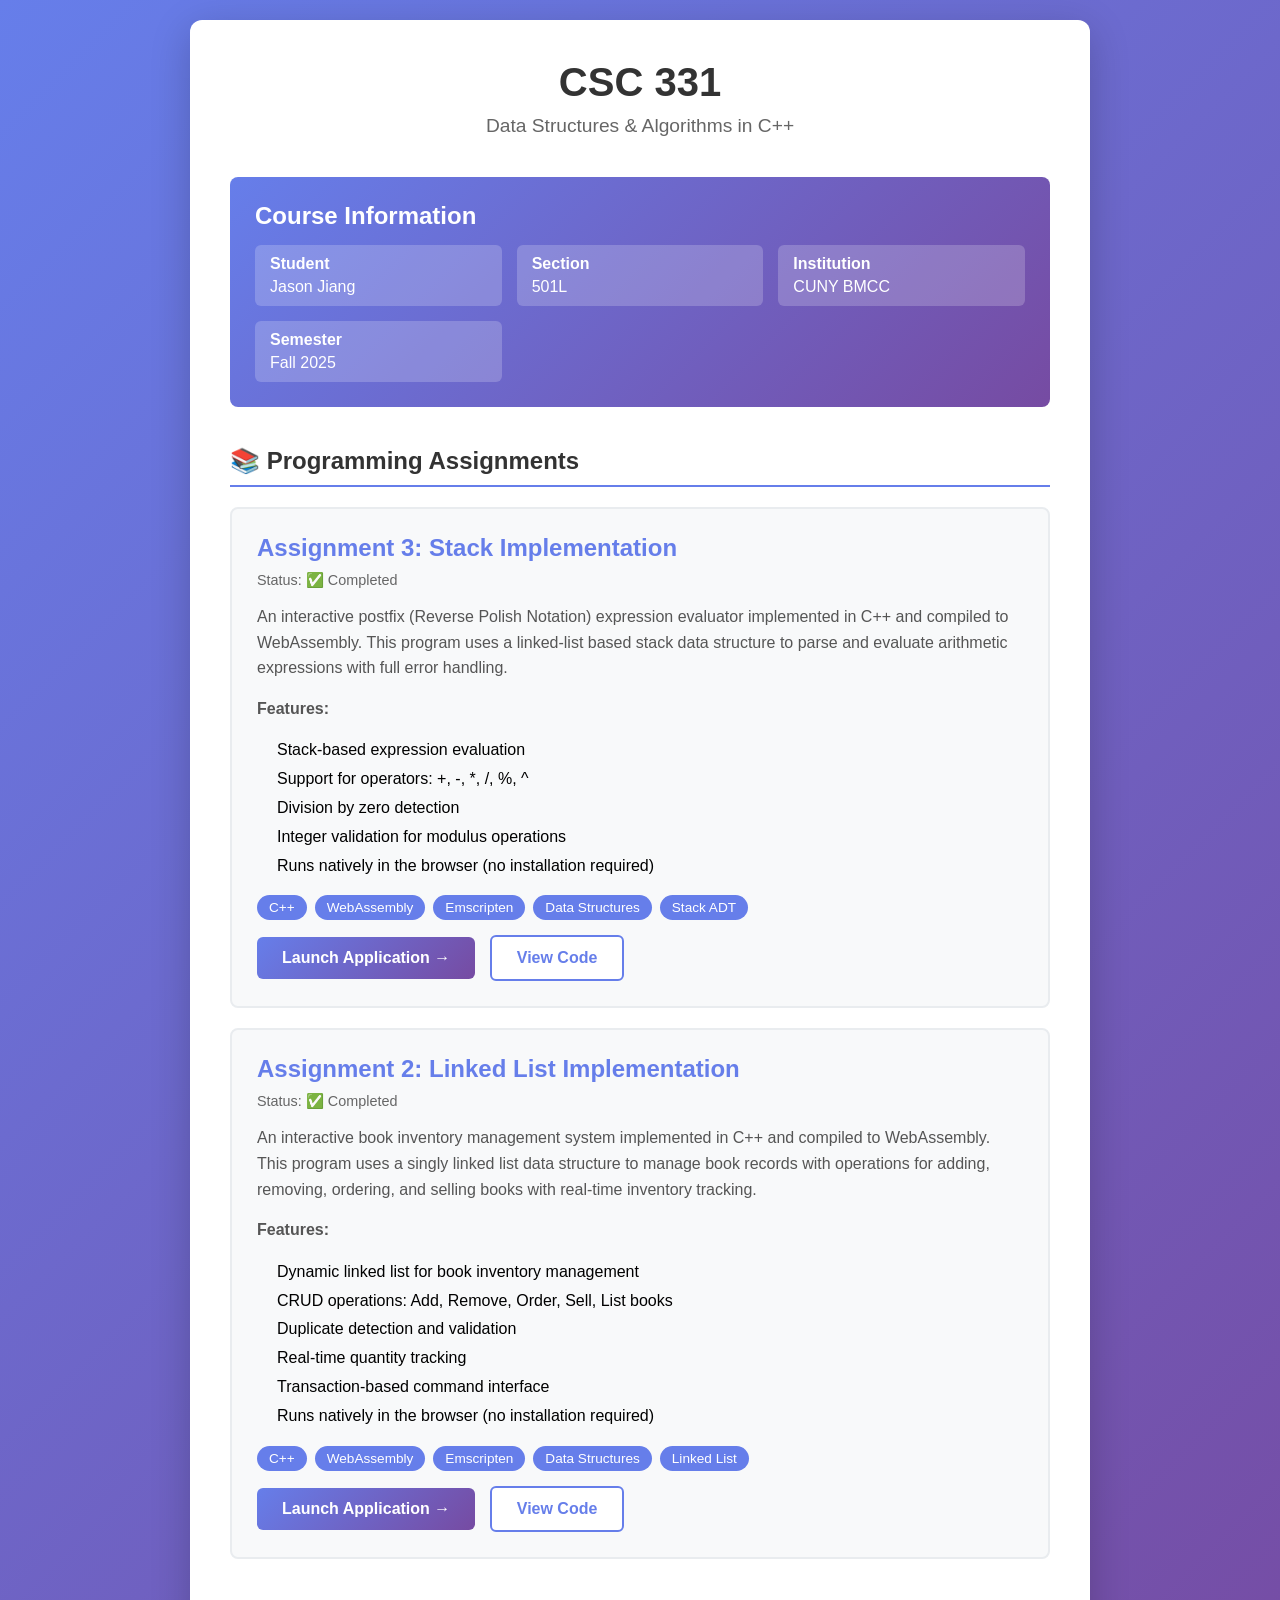
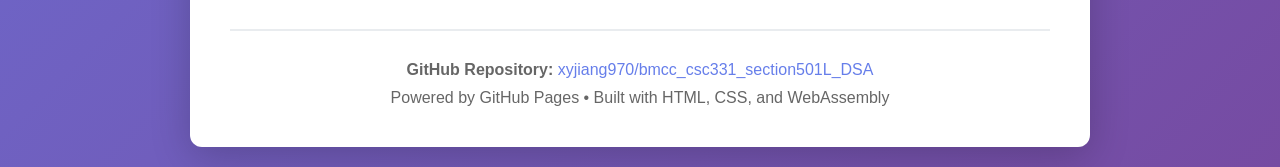
<file: index.html>
<!DOCTYPE html>
<html lang="en">
<head>
    <meta charset="UTF-8">
    <meta name="viewport" content="width=device-width, initial-scale=1.0">
    <title>CSC331 - Data Structures & Algorithms | Jason Jiang</title>
    <link rel="stylesheet" type="text/css" href="stylesheets/root_index.css">
</head>

<body>
    <div class="container">
        <header>
            <h1>CSC 331</h1>
            <p class="subtitle">Data Structures & Algorithms in C++</p>
        </header>
        
        <div class="course-info">
            <h2>Course Information</h2>
            <div class="info-grid">
                <div class="info-item">
                    <strong>Student</strong>
                    Jason Jiang
                </div>
                <div class="info-item">
                    <strong>Section</strong>
                    501L
                </div>
                <div class="info-item">
                    <strong>Institution</strong>
                    CUNY BMCC
                </div>
                <div class="info-item">
                    <strong>Semester</strong>
                    Fall 2025
                </div>
            </div>
        </div>
        
        <section class="assignments-section">
            <h2>📚 Programming Assignments</h2>
            
            <div class="assignment-card">
                <h3>Assignment 3: Stack Implementation</h3>
                <div class="assignment-meta">
                    Status: ✅ Completed
                </div>
                <p>
                    An interactive postfix (Reverse Polish Notation) expression evaluator implemented in C++ 
                    and compiled to WebAssembly. This program uses a linked-list based stack data structure 
                    to parse and evaluate arithmetic expressions with full error handling.
                </p>
                <p><strong>Features:</strong></p>
                <ul style="margin-left: 20px; margin-bottom: 15px; line-height: 1.8;">
                    <li>Stack-based expression evaluation</li>
                    <li>Support for operators: +, -, *, /, %, ^</li>
                    <li>Division by zero detection</li>
                    <li>Integer validation for modulus operations</li>
                    <li>Runs natively in the browser (no installation required)</li>
                </ul>
                <div class="tech-stack">
                    <span class="tech-badge">C++</span>
                    <span class="tech-badge">WebAssembly</span>
                    <span class="tech-badge">Emscripten</span>
                    <span class="tech-badge">Data Structures</span>
                    <span class="tech-badge">Stack ADT</span>
                </div>
                <a href="assignments/assignment_3/assignment_3/index.html" class="btn">Launch Application →</a>
                <a href="https://github.com/xyjiang970/bmcc_csc331_section501L_DSA/tree/main/assignments/assignment_3/assignment_3" class="btn btn-secondary" target="_blank">View Code</a>
            </div>
            
             <div class="assignment-card">
                <h3>Assignment 2: Linked List Implementation</h3>
                <div class="assignment-meta">
                    Status: ✅ Completed
                </div>
                <p>
                    An interactive book inventory management system implemented in C++ and compiled to WebAssembly. 
                    This program uses a singly linked list data structure to manage book records with operations 
                    for adding, removing, ordering, and selling books with real-time inventory tracking.
                </p>
                <p><strong>Features:</strong></p>
                <ul style="margin-left: 20px; margin-bottom: 15px; line-height: 1.8;">
                    <li>Dynamic linked list for book inventory management</li>
                    <li>CRUD operations: Add, Remove, Order, Sell, List books</li>
                    <li>Duplicate detection and validation</li>
                    <li>Real-time quantity tracking</li>
                    <li>Transaction-based command interface</li>
                    <li>Runs natively in the browser (no installation required)</li>
                </ul>
                <div class="tech-stack">
                    <span class="tech-badge">C++</span>
                    <span class="tech-badge">WebAssembly</span>
                    <span class="tech-badge">Emscripten</span>
                    <span class="tech-badge">Data Structures</span>
                    <span class="tech-badge">Linked List</span>
                </div>
                <a href="assignments/assignment_2/assignment_2/index.html" class="btn">Launch Application →</a>
                <a href="https://github.com/xyjiang970/bmcc_csc331_section501L_DSA/tree/main/assignments/assignment_2/assignment_2" class="btn btn-secondary" target="_blank">View Code</a>
            </div>
        </section>
        
        <footer>
            <p><strong>GitHub Repository:</strong> <a href="https://github.com/xyjiang970/bmcc_csc331_section501L_DSA" target="_blank">xyjiang970/bmcc_csc331_section501L_DSA</a></p>
            <p style="margin-top: 10px;">Powered by GitHub Pages • Built with HTML, CSS, and WebAssembly</p>
        </footer>
    </div>
</body>

</html>
</file>
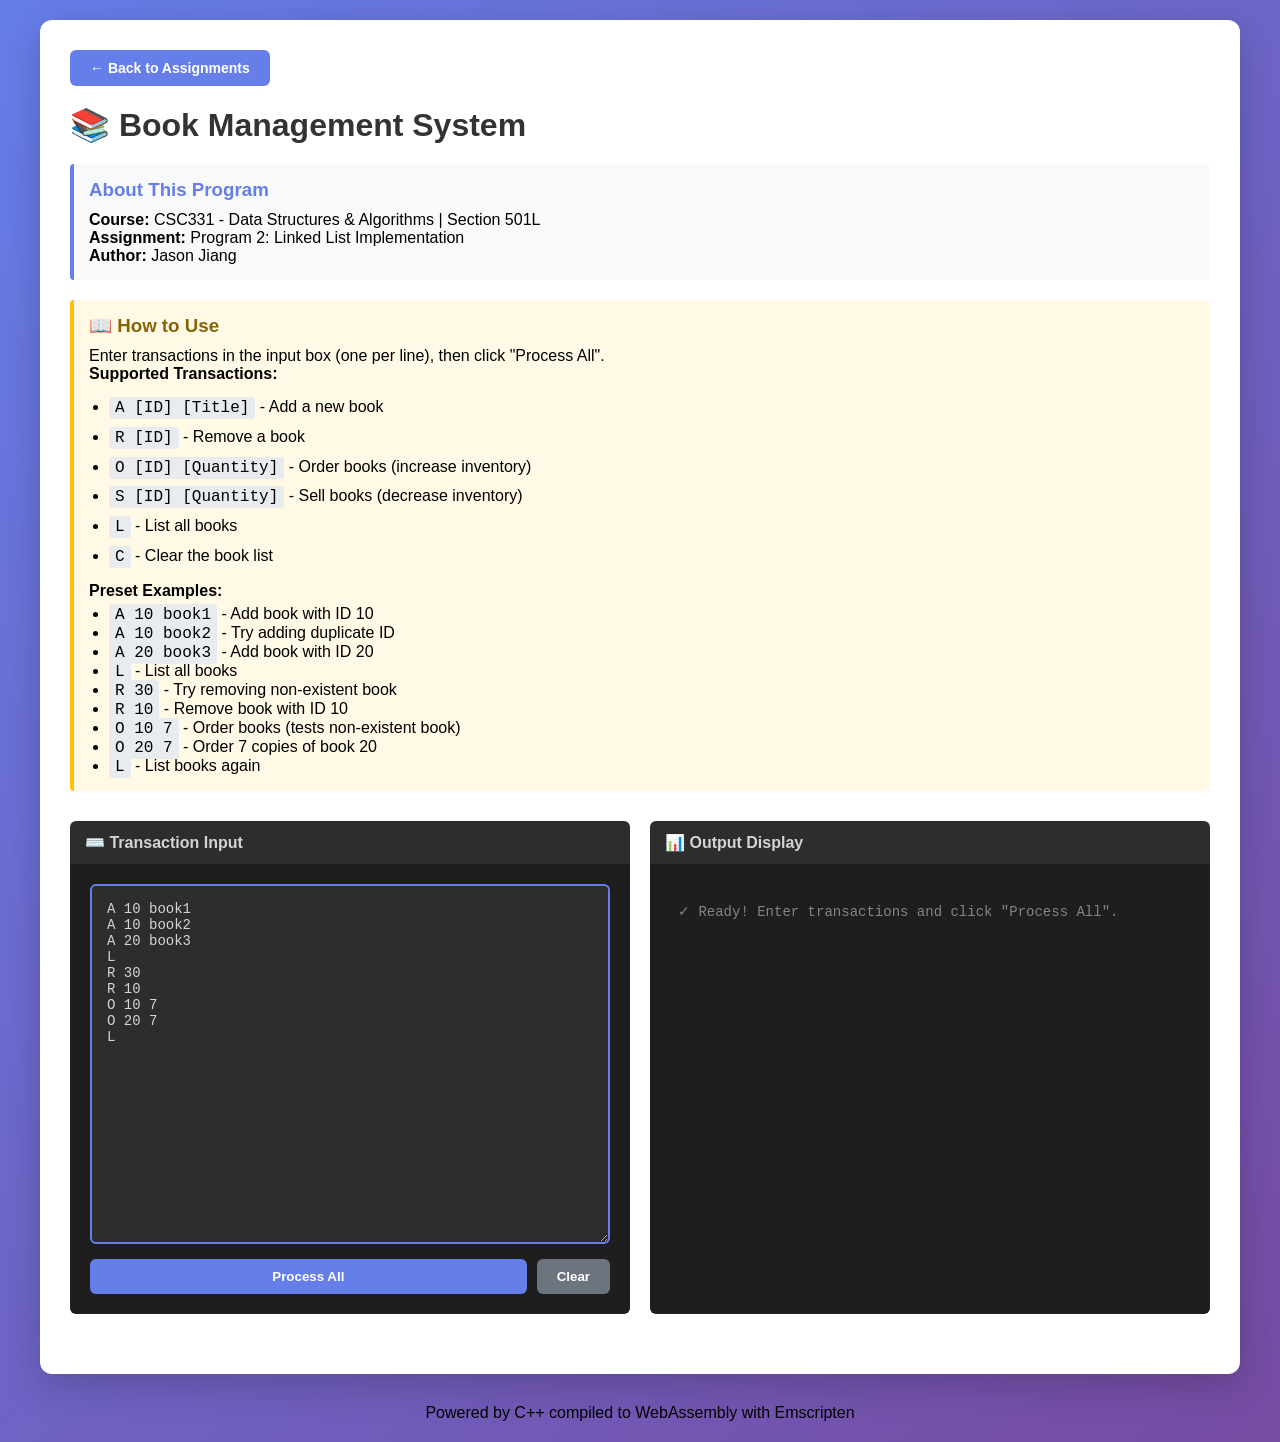
<file: assignments/assignment_2/assignment_2/index.html>
<!DOCTYPE html>
<html lang="en">
<head>
    <meta charset="UTF-8">
    <meta name="viewport" content="width=device-width, initial-scale=1.0">
    <title>Book Management System | CSC331</title>
    <link rel="stylesheet" type="text/css" href="../../../stylesheets/assignment2_index.css">
</head>
<body>
    <div class="container">
        <a href="../../../index.html" class="back-button">← Back to Assignments</a>
        <h1>📚 Book Management System</h1>
        
        <div class="info-box">
            <h3>About This Program</h3>
            <p><strong>Course:</strong> CSC331 - Data Structures & Algorithms | Section 501L</p>
            <p><strong>Assignment:</strong> Program 2: Linked List Implementation</p>
            <p><strong>Author:</strong> Jason Jiang</p>
        </div>
        
        <div class="examples">
            <h3>📖 How to Use</h3>
            <p>Enter transactions in the input box (one per line), then click "Process All".</p>
            <p><strong>Supported Transactions:</strong></p>
            <ul style="margin: 10px 0 0 20px; line-height: 1.8;">
                <li><code>A [ID] [Title]</code> - Add a new book</li>
                <li><code>R [ID]</code> - Remove a book</li>
                <li><code>O [ID] [Quantity]</code> - Order books (increase inventory)</li>
                <li><code>S [ID] [Quantity]</code> - Sell books (decrease inventory)</li>
                <li><code>L</code> - List all books</li>
                <li><code>C</code> - Clear the book list</li>
            </ul>
            <p style="margin-top: 10px;"><strong>Preset Examples:</strong></p>
            <ul style="margin: 5px 0 0 20px;">
                <li><code>A 10 book1</code> - Add book with ID 10</li>
                <li><code>A 10 book2</code> - Try adding duplicate ID</li>
                <li><code>A 20 book3</code> - Add book with ID 20</li>
                <li><code>L</code> - List all books</li>
                <li><code>R 30</code> - Try removing non-existent book</li>
                <li><code>R 10</code> - Remove book with ID 10</li>
                <li><code>O 10 7</code> - Order books (tests non-existent book)</li>
                <li><code>O 20 7</code> - Order 7 copies of book 20</li>
                <li><code>L</code> - List books again</li>
            </ul>
        </div>
        
        <div id="status" class="status">
            <div class="spinner"></div>
            <div>Loading WebAssembly module...</div>
        </div>
        
        <div class="terminal-grid" id="terminalGrid" style="display: none;">
            <div class="terminal-panel">
                <div class="panel-header">⌨️ Transaction Input</div>
                <div class="panel-body">
                    <textarea id="inputArea">A 10 book1
A 10 book2
A 20 book3
L
R 30
R 10
O 10 7
O 20 7
L</textarea>
                    <div class="input-controls">
                        <button class="btn btn-primary" id="processBtn" onclick="processAllTransactions()">Process All</button>
                        <button class="btn btn-secondary" onclick="clearAll()">Clear</button>
                    </div>
                </div>
            </div>
            
            <div class="terminal-panel">
                <div class="panel-header">📊 Output Display</div>
                <div class="panel-body">
                    <div id="outputArea"></div>
                </div>
            </div>
        </div>
    </div>
    
    <footer>
        <p>Powered by C++ compiled to WebAssembly with Emscripten</p>
    </footer>
    
    <script>
        let moduleReady = false;
        
        var Module = {
            onRuntimeInitialized: function() {
                moduleReady = true;
                document.getElementById('status').style.display = 'none';
                document.getElementById('terminalGrid').style.display = 'grid';
                document.getElementById('inputArea').focus();
                addOutput('✓ Ready! Enter transactions and click "Process All".', 'info');
            }
        };
        
        function addOutput(text, type = 'normal') {
            const outputArea = document.getElementById('outputArea');
            const line = document.createElement('div');
            line.className = 'output-line';
            
            if (type === 'input') {
                line.className += ' output-input';
                line.textContent = '➜ ' + text;
            } else if (type === 'result') {
                line.className += ' output-result';
                line.textContent = '✓ ' + text;
            } else if (type === 'error') {
                line.className += ' output-error';
                line.textContent = '✗ ' + text;
            } else if (type === 'list') {
                line.className += ' output-list';
                line.style.whiteSpace = 'pre-wrap';
                line.textContent = text;
            } else if (type === 'info') {
                line.style.color = '#858585';
                line.textContent = text;
            } else {
                line.textContent = text;
            }
            
            outputArea.appendChild(line);
            outputArea.scrollTop = outputArea.scrollHeight;
        }
        
        function processAllTransactions() {
            if (!moduleReady) {
                addOutput('Module still loading, please wait...', 'error');
                return;
            }
            
            const inputArea = document.getElementById('inputArea');
            const transactions = inputArea.value
                .split('\n')
                .map(t => t.trim())
                .filter(t => t.length > 0);
            
            if (transactions.length === 0) {
                addOutput('Please enter at least one transaction.', 'error');
                return;
            }
            
            addOutput('─'.repeat(60), 'info');
            addOutput('Processing ' + transactions.length + ' transaction(s)...', 'info');
            addOutput('─'.repeat(60), 'info');
            
            transactions.forEach((transaction) => {
                addOutput(transaction, 'input');
                
                try {
                    const result = Module.processTransaction(transaction);
                    
                    // Special handling for list command
                    if (result === '__LIST_BOOKS__') {
                        const bookList = Module.getBookList();
                        if (bookList.trim().length === 0) {
                            addOutput('(empty list)', 'list');
                        } else {
                            addOutput(bookList, 'list');
                        }
                    } else if (result.startsWith('Invalid') || result.includes('not')) {
                        addOutput(result, 'error');
                    } else {
                        addOutput(result, 'result');
                    }
                } catch (e) {
                    addOutput('Error: ' + e.message, 'error');
                }
                
                // Add small spacing between transactions
                addOutput('', 'info');
            });
            
            addOutput('─'.repeat(60), 'info');
            addOutput('✓ Processing complete!', 'info');
        }
        
        function clearAll() {
            document.getElementById('inputArea').value = '';
            document.getElementById('outputArea').innerHTML = '';
            addOutput('✓ Cleared. Ready for new input.', 'info');
            document.getElementById('inputArea').focus();
        }
        
        // Allow Enter in textarea to stay as newline, not trigger process
        document.addEventListener('DOMContentLoaded', function() {
            const inputArea = document.getElementById('inputArea');
            if (inputArea) {
                inputArea.addEventListener('keydown', function(e) {
                    // Ctrl/Cmd + Enter to process
                    if ((e.ctrlKey || e.metaKey) && e.key === 'Enter') {
                        e.preventDefault();
                        processAllTransactions();
                    }
                });
            }
        });
    </script>
    
    <script src="book_manager.js"></script>
</body>
</html>
</file>
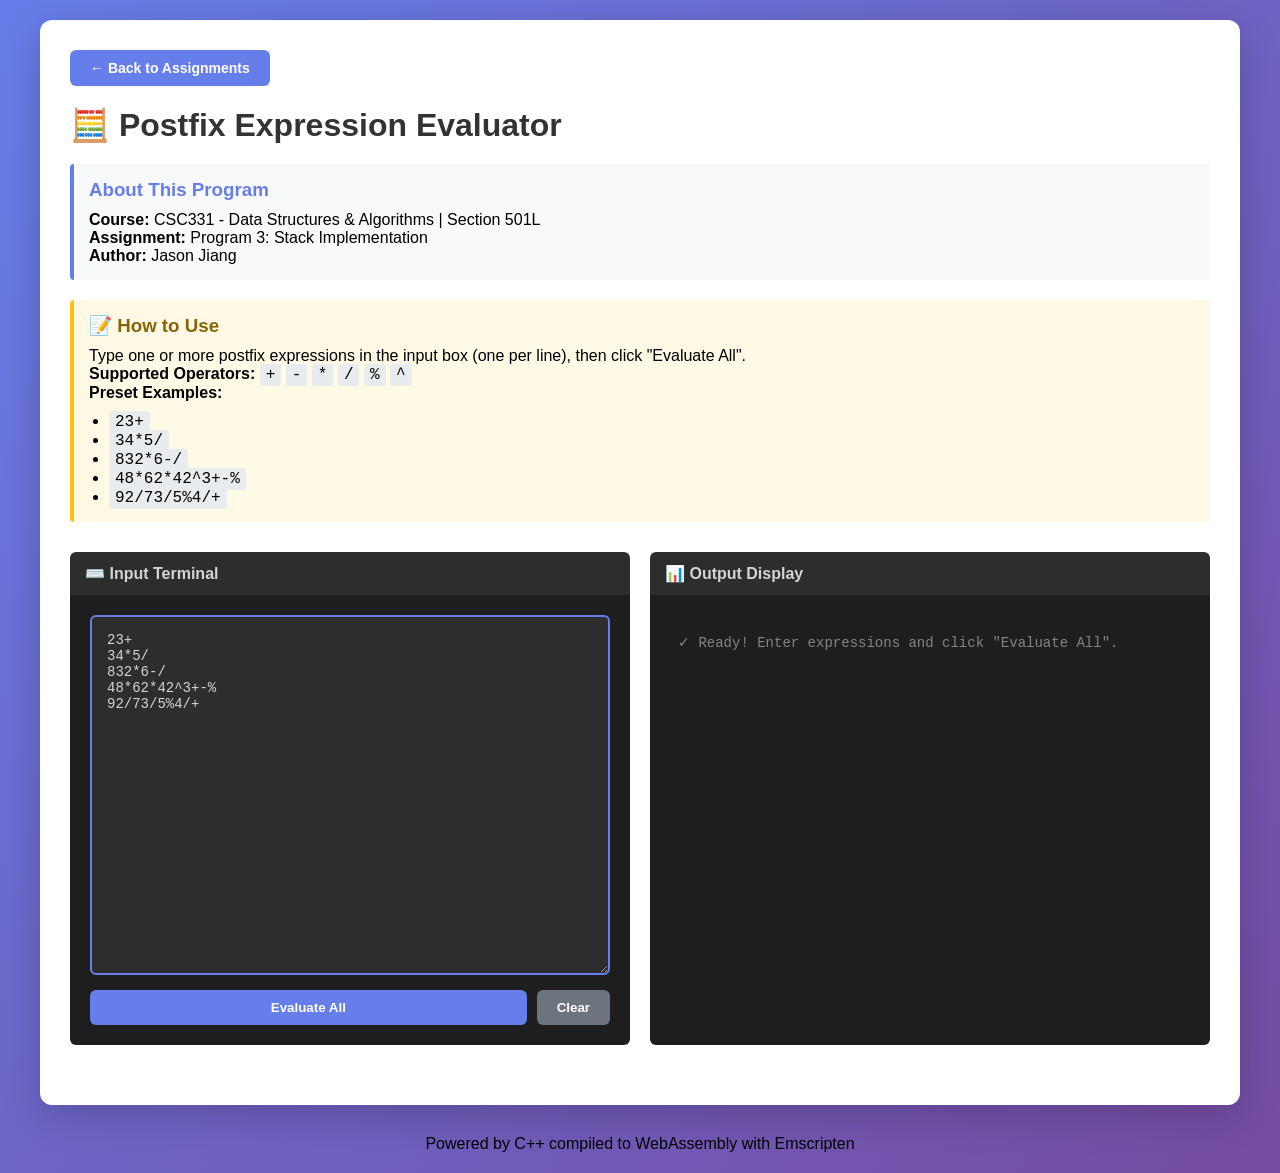
<file: assignments/assignment_3/assignment_3/index.html>
<!DOCTYPE html>
<html lang="en">
<head>
    <meta charset="UTF-8">
    <meta name="viewport" content="width=device-width, initial-scale=1.0">
    <title>Postfix Expression Evaluator | CSC331</title>
    <link rel="stylesheet" type="text/css" href="../../../stylesheets/assignment3_index.css">
</head>
<body>
    <div class="container">
        <a href="../../../index.html" class="back-button">← Back to Assignments</a>
        <h1>🧮 Postfix Expression Evaluator</h1>
        
        <div class="info-box">
            <h3>About This Program</h3>
            <p><strong>Course:</strong> CSC331 - Data Structures & Algorithms | Section 501L</p>
            <p><strong>Assignment:</strong> Program 3: Stack Implementation</p>
            <p><strong>Author:</strong> Jason Jiang</p>
        </div>
        
        <div class="examples">
            <h3>📝 How to Use</h3>
            <p>Type one or more postfix expressions in the input box (one per line), then click "Evaluate All".</p>
            <p><strong>Supported Operators:</strong> <code>+</code> <code>-</code> <code>*</code> <code>/</code> <code>%</code> <code>^</code></p>
            <p><strong>Preset Examples:</strong></p>
            <ul style="margin: 10px 0 0 20px;">
                <li><code>23+</code></li>
                <li><code>34*5/</code></li>
                <li><code>832*6-/</code></li>
                <li><code>48*62*42^3+-%</code></li>
                <li><code>92/73/5%4/+</code></li>
            </ul>
        </div>
        
        <div id="status" class="status">
            <div class="spinner"></div>
            <div>Loading WebAssembly module...</div>
        </div>
        
        <div class="terminal-grid" id="terminalGrid" style="display: none;">
            <div class="terminal-panel">
                <div class="panel-header">⌨️ Input Terminal</div>
                <div class="panel-body">
                    <textarea id="inputArea">23+
34*5/
832*6-/
48*62*42^3+-%
92/73/5%4/+</textarea>
                    <div class="input-controls">
                        <button class="btn btn-primary" id="evalBtn" onclick="evaluateAll()">Evaluate All</button>
                        <button class="btn btn-secondary" onclick="clearAll()">Clear</button>
                    </div>
                </div>
            </div>
            
            <div class="terminal-panel">
                <div class="panel-header">📊 Output Display</div>
                <div class="panel-body">
                    <div id="outputArea"></div>
                </div>
            </div>
        </div>
    </div>
    
    <footer>
        <p>Powered by C++ compiled to WebAssembly with Emscripten</p>
    </footer>
    
    <script>
        let moduleReady = false;
        
        var Module = {
            onRuntimeInitialized: function() {
                moduleReady = true;
                document.getElementById('status').style.display = 'none';
                document.getElementById('terminalGrid').style.display = 'grid';
                document.getElementById('inputArea').focus();
                addOutput('✓ Ready! Enter expressions and click "Evaluate All".', 'info');
            }
        };
        
        function addOutput(text, type = 'normal') {
            const outputArea = document.getElementById('outputArea');
            const line = document.createElement('div');
            line.className = 'output-line';
            
            if (type === 'input') {
                line.className += ' output-input';
                line.textContent = '➜ ' + text;
            } else if (type === 'result') {
                line.className += ' output-result';
                line.textContent = '✓ ' + text;
            } else if (type === 'error') {
                line.className += ' output-error';
                line.textContent = '✗ ' + text;
            } else if (type === 'info') {
                line.style.color = '#858585';
                line.textContent = text;
            } else {
                line.textContent = text;
            }
            
            outputArea.appendChild(line);
            outputArea.scrollTop = outputArea.scrollHeight;
        }
        
        function evaluateAll() {
            if (!moduleReady) {
                addOutput('Module still loading, please wait...', 'error');
                return;
            }
            
            const inputArea = document.getElementById('inputArea');
            const expressions = inputArea.value
                .split('\n')
                .map(e => e.trim())
                .filter(e => e.length > 0);
            
            if (expressions.length === 0) {
                addOutput('Please enter at least one expression.', 'error');
                return;
            }
            
            addOutput('─'.repeat(60), 'info');
            addOutput('Evaluating ' + expressions.length + ' expression(s)...', 'info');
            addOutput('─'.repeat(60), 'info');
            
            expressions.forEach((expr) => {
                addOutput(expr, 'input');
                
                try {
                    const result = Module.evaluateExpression(expr);
                    
                    if (result.startsWith('error')) {
                        addOutput(result, 'error');
                    } else {
                        addOutput('Result: ' + result, 'result');
                    }
                } catch (e) {
                    addOutput('Error: ' + e.message, 'error');
                }
            });
            
            addOutput('─'.repeat(60), 'info');
            addOutput('✓ Evaluation complete!', 'info');
        }
        
        function clearAll() {
            document.getElementById('inputArea').value = '';
            document.getElementById('outputArea').innerHTML = '';
            addOutput('✓ Cleared. Ready for new input.', 'info');
            document.getElementById('inputArea').focus();
        }
        
        // Allow Enter in textarea to stay as newline, not trigger evaluate
        document.addEventListener('DOMContentLoaded', function() {
            const inputArea = document.getElementById('inputArea');
            if (inputArea) {
                inputArea.addEventListener('keydown', function(e) {
                    // Ctrl/Cmd + Enter to evaluate
                    if ((e.ctrlKey || e.metaKey) && e.key === 'Enter') {
                        e.preventDefault();
                        evaluateAll();
                    }
                });
            }
        });
    </script>
    
    <script src="postfix_calculator.js"></script>
</body>
</html>
</file>
<file: stylesheets/root_index.css>
* {
    margin: 0;
    padding: 0;
    box-sizing: border-box;
}

html {
    overflow-x: hidden;
    width: 100%;
}

body {
    font-family: 'Segoe UI', Tahoma, Geneva, Verdana, sans-serif;
    background: linear-gradient(135deg, #667eea 0%, #764ba2 100%);
    min-height: 100vh;
    padding: 20px;
    overflow-x: hidden;
    width: 100%;
}

.container {
    max-width: 900px;
    width: 100%;
    margin: 0 auto;
    background: white;
    border-radius: 12px;
    padding: 40px;
    box-shadow: 0 10px 40px rgba(0,0,0,0.2);
    overflow-x: hidden;
    box-sizing: border-box;
}

header {
    text-align: center;
    margin-bottom: 40px;
}

h1 {
    color: #333;
    font-size: 2.5em;
    margin-bottom: 10px;
    word-wrap: break-word;
    overflow-wrap: break-word;
    max-width: 100%;
}

.subtitle {
    color: #666;
    font-size: 1.2em;
    word-wrap: break-word;
    overflow-wrap: break-word;
}

.course-info {
    background: linear-gradient(135deg, #667eea 0%, #764ba2 100%);
    color: white;
    padding: 25px;
    border-radius: 8px;
    margin: 30px 0;
    overflow-x: hidden;
    width: 100%;
    max-width: 100%;
    box-sizing: border-box;
}

.course-info h2 {
    margin-bottom: 15px;
    word-wrap: break-word;
    overflow-wrap: break-word;
}

.info-grid {
    display: grid;
    grid-template-columns: repeat(auto-fit, minmax(200px, 1fr));
    gap: 15px;
    margin-top: 15px;
    overflow-x: hidden;
    width: 100%;
    max-width: 100%;
}

.info-item {
    background: rgba(255, 255, 255, 0.2);
    padding: 10px 15px;
    border-radius: 6px;
    word-wrap: break-word;
    overflow-wrap: break-word;
    overflow-x: hidden;
    min-width: 0;
}

.info-item strong {
    display: block;
    margin-bottom: 5px;
    word-wrap: break-word;
}

.assignments-section {
    margin-top: 40px;
    overflow-x: hidden;
    width: 100%;
    max-width: 100%;
}

.assignments-section h2 {
    color: #333;
    margin-bottom: 20px;
    padding-bottom: 10px;
    border-bottom: 2px solid #667eea;
    word-wrap: break-word;
    overflow-wrap: break-word;
}

.assignment-card {
    background: #f8f9fa;
    border: 2px solid #e9ecef;
    border-radius: 8px;
    padding: 25px;
    margin: 20px 0;
    transition: all 0.3s ease;
    overflow-x: hidden;
    width: 100%;
    max-width: 100%;
    box-sizing: border-box;
}

.assignment-card:hover {
    transform: translateY(-5px);
    box-shadow: 0 8px 25px rgba(102, 126, 234, 0.3);
    border-color: #667eea;
}

.assignment-card h3 {
    color: #667eea;
    margin-bottom: 10px;
    font-size: 1.5em;
    word-wrap: break-word;
    overflow-wrap: break-word;
}

.assignment-meta {
    color: #666;
    font-size: 0.9em;
    margin-bottom: 15px;
    word-wrap: break-word;
}

.assignment-card p {
    color: #555;
    line-height: 1.6;
    margin-bottom: 15px;
    word-wrap: break-word;
    overflow-wrap: break-word;
}

.assignment-card ul {
    overflow-x: hidden;
    word-wrap: break-word;
}

.assignment-card li {
    word-wrap: break-word;
    overflow-wrap: break-word;
}

.tech-stack {
    display: flex;
    flex-wrap: wrap;
    gap: 8px;
    margin: 15px 0;
    overflow-x: hidden;
    width: 100%;
    max-width: 100%;
}

.tech-badge {
    background: #667eea;
    color: white;
    padding: 5px 12px;
    border-radius: 20px;
    font-size: 0.85em;
    word-wrap: break-word;
}

.btn {
    display: inline-block;
    background: linear-gradient(135deg, #667eea 0%, #764ba2 100%);
    color: white;
    padding: 12px 25px;
    border-radius: 6px;
    text-decoration: none;
    transition: transform 0.2s;
    font-weight: 600;
    margin-right: 10px;
}

.btn:hover {
    transform: scale(1.05);
    box-shadow: 0 5px 15px rgba(102, 126, 234, 0.4);
}

.btn-secondary {
    background: white;
    color: #667eea;
    border: 2px solid #667eea;
}

footer {
    text-align: center;
    margin-top: 50px;
    padding-top: 30px;
    border-top: 2px solid #e9ecef;
    color: #666;
    word-wrap: break-word;
    overflow-wrap: break-word;
    overflow-x: hidden;
}

footer a {
    color: #667eea;
    text-decoration: none;
    word-wrap: break-word;
    overflow-wrap: anywhere;
}

footer a:hover {
    text-decoration: underline;
}

@media (max-width: 768px) {
    body {
        padding: 15px;
    }
    
    .container {
        padding: 25px;
    }
    
    h1 {
        font-size: 2em;
    }
    
    .subtitle {
        font-size: 1em;
    }
    
    .info-grid {
        grid-template-columns: 1fr;
        gap: 10px;
    }
    
    .assignment-card {
        padding: 20px;
    }
    
    .assignment-card h3 {
        font-size: 1.3em;
    }
}

@media (max-width: 480px) {
    body {
        padding: 10px;
    }
    
    .container {
        padding: 20px;
        border-radius: 8px;
    }
    
    h1 {
        font-size: 1.8em;
    }
    
    .subtitle {
        font-size: 0.95em;
    }
    
    .course-info {
        padding: 15px;
    }
    
    .info-item {
        padding: 8px 12px;
    }
    
    .assignment-card {
        padding: 15px;
    }
    
    .assignment-card h3 {
        font-size: 1.2em;
    }
    
    .btn {
        padding: 10px 18px;
        font-size: 14px;
        margin-bottom: 8px;
        display: block;
        text-align: center;
    }
    
    .tech-badge {
        font-size: 0.8em;
        padding: 4px 10px;
    }
}

@media (max-width: 320px) {
    body {
        padding: 5px;
    }
    
    .container {
        padding: 15px;
        border-radius: 6px;
    }
    
    h1 {
        font-size: 1.5em;
    }
    
    .subtitle {
        font-size: 0.9em;
    }
    
    .course-info {
        padding: 12px;
    }
    
    .course-info h2 {
        font-size: 1.2em;
    }
    
    .info-item {
        padding: 6px 10px;
        font-size: 0.9em;
    }
    
    .assignment-card {
        padding: 12px;
    }
    
    .assignment-card h3 {
        font-size: 1.1em;
    }
    
    .assignment-card p,
    .assignment-card li {
        font-size: 0.9em;
    }
    
    .btn {
        padding: 8px 15px;
        font-size: 13px;
    }
    
    .tech-badge {
        font-size: 0.75em;
        padding: 3px 8px;
    }
    
    footer {
        font-size: 0.85em;
        margin-top: 30px;
    }
}
</file>
<file: stylesheets/assignment2_index.css>
* {
    margin: 0;
    padding: 0;
    box-sizing: border-box;
}

html {
    overflow-x: hidden;
    width: 100%;
}

body {
    font-family: 'Segoe UI', Tahoma, Geneva, Verdana, sans-serif;
    padding: 20px;
    background: linear-gradient(135deg, #667eea 0%, #764ba2 100%);
    min-height: 100vh;
    overflow-x: hidden;
    width: 100%;
}

.container {
    max-width: 1200px;
    width: 100%;
    margin: 0 auto;
    background: white;
    border-radius: 12px;
    padding: 30px;
    box-shadow: 0 10px 40px rgba(0,0,0,0.2);
    overflow-x: hidden;
    box-sizing: border-box;
}

h1 {
    color: #333;
    margin-bottom: 10px;
    word-wrap: break-word;
    overflow-wrap: break-word;
    max-width: 100%;
}

.back-button {
    display: inline-block;
    padding: 10px 20px;
    margin-bottom: 20px;
    background: #667eea;
    color: white;
    text-decoration: none;
    border-radius: 6px;
    font-weight: 600;
    transition: all 0.2s;
    font-size: 14px;
}

.back-button:hover {
    background: #5568d3;
    transform: translateX(-3px);
}

.info-box {
    background: #f8f9fa;
    border-left: 4px solid #667eea;
    padding: 15px;
    margin: 20px 0;
    border-radius: 4px;
    word-wrap: break-word;
    overflow-wrap: break-word;
    max-width: 100%;
    overflow-x: hidden;
}

.info-box h3 {
    margin: 0 0 10px 0;
    color: #667eea;
    word-wrap: break-word;
}

.examples {
    background: #fff9e6;
    border-left: 4px solid #ffc107;
    padding: 15px;
    margin: 20px 0;
    border-radius: 4px;
    word-wrap: break-word;
    overflow-wrap: break-word;
    max-width: 100%;
    overflow-x: hidden;
}

.examples h3 {
    margin: 0 0 10px 0;
    color: #856404;
    word-wrap: break-word;
}

code {
    background: #e9ecef;
    padding: 2px 6px;
    border-radius: 3px;
    font-family: 'Courier New', monospace;
}

.terminal-grid {
    display: grid;
    grid-template-columns: 1fr 1fr;
    gap: 20px;
    margin: 30px 0;
    overflow-x: hidden;
    width: 100%;
    max-width: 100%;
}

.terminal-panel {
    display: flex;
    flex-direction: column;
    overflow-x: hidden;
    min-width: 0;
    width: 100%;
    max-width: 100%;
}

.panel-header {
    background: #2d2d2d;
    color: #d4d4d4;
    padding: 12px 15px;
    border-radius: 6px 6px 0 0;
    font-weight: 600;
    overflow-x: hidden;
    word-wrap: break-word;
    width: 100%;
    max-width: 100%;
    box-sizing: border-box;
}

.panel-body {
    background: #1e1e1e;
    border-radius: 0 0 6px 6px;
    padding: 20px;
    min-height: 450px;
    display: flex;
    flex-direction: column;
    overflow-x: hidden;
    width: 100%;
    max-width: 100%;
    box-sizing: border-box;
}

#inputArea {
    flex: 1;
    width: 100%;
    max-width: 100%;
    background: #2d2d2d;
    color: #d4d4d4;
    border: 2px solid #3e3e42;
    padding: 15px;
    font-family: 'Courier New', monospace;
    font-size: 14px;
    resize: vertical;
    border-radius: 6px;
    min-height: 350px;
    word-wrap: break-word;
    overflow-wrap: break-word;
    box-sizing: border-box;
}

#inputArea:focus {
    outline: none;
    border-color: #667eea;
}

.input-controls {
    display: flex;
    gap: 10px;
    margin-top: 15px;
}

.btn {
    padding: 10px 20px;
    border: none;
    border-radius: 6px;
    font-weight: 600;
    cursor: pointer;
    transition: all 0.2s;
}

.btn-primary {
    background: #667eea;
    color: white;
    flex: 1;
}

.btn-primary:hover:not(:disabled) {
    background: #5568d3;
    transform: translateY(-1px);
}

.btn-primary:disabled {
    background: #ccc;
    cursor: not-allowed;
}

.btn-secondary {
    background: #6c757d;
    color: white;
}

.btn-secondary:hover {
    background: #5a6268;
}

#outputArea {
    flex: 1;
    width: 100%;
    max-width: 100%;
    color: #d4d4d4;
    font-family: 'Courier New', monospace;
    font-size: 14px;
    line-height: 1.8;
    overflow-y: auto;
    overflow-x: hidden;
    word-wrap: break-word;
    overflow-wrap: anywhere;
    box-sizing: border-box;
}

.output-line {
    margin: 8px 0;
    padding: 8px;
    border-radius: 4px;
    word-wrap: break-word;
    overflow-wrap: anywhere;
    white-space: pre-wrap;
    max-width: 100%;
    overflow-x: hidden;
}

.output-input {
    color: #4ec9b0;
    background: rgba(78, 201, 176, 0.1);
    border-left: 3px solid #4ec9b0;
}

.output-result {
    color: #b5cea8;
    font-weight: bold;
    background: rgba(181, 206, 168, 0.1);
    border-left: 3px solid #b5cea8;
}

.output-error {
    color: #f48771;
    font-weight: bold;
    background: rgba(244, 135, 113, 0.1);
    border-left: 3px solid #f48771;
}

.output-list {
    color: #dcdcaa;
    background: rgba(220, 220, 170, 0.1);
    border-left: 3px solid #dcdcaa;
    font-family: 'Courier New', monospace;
    font-size: 13px;
}

.status {
    text-align: center;
    padding: 20px;
    background: #f8f9fa;
    border-radius: 6px;
    margin: 20px 0;
}

.spinner {
    border: 3px solid #f3f3f3;
    border-top: 3px solid #667eea;
    border-radius: 50%;
    width: 40px;
    height: 40px;
    animation: spin 1s linear infinite;
    margin: 0 auto 10px;
}

@keyframes spin {
    0% { transform: rotate(0deg); }
    100% { transform: rotate(360deg); }
}

footer {
    text-align: center;
    margin-top: 30px;
    color: #000;
}

@media (max-width: 992px) {
    .panel-body {
        min-height: 350px;
        padding: 15px;
    }
    
    #inputArea {
        min-height: 250px;
    }
}

@media (max-width: 768px) {
    .terminal-grid {
        grid-template-columns: 1fr;
    }
    
    .panel-body {
        min-height: 300px;
        padding: 15px;
    }
    
    #inputArea {
        min-height: 200px;
    }
}

@media (max-width: 480px) {
    body {
        padding: 10px;
    }
    
    .container {
        padding: 15px;
        border-radius: 8px;
    }
    
    h1 {
        font-size: 24px;
    }
    
    .info-box,
    .examples {
        padding: 10px;
        margin: 15px 0;
    }
    
    .panel-header {
        padding: 10px;
        font-size: 14px;
    }
    
    .panel-body {
        padding: 10px;
        min-height: 250px;
    }
    
    #inputArea {
        padding: 10px;
        font-size: 13px;
        min-height: 180px;
    }
    
    #outputArea {
        font-size: 13px;
    }
    
    .input-controls {
        gap: 8px;
        margin-top: 10px;
    }
    
    .btn {
        padding: 8px 12px;
        font-size: 14px;
    }
    
    .terminal-grid {
        gap: 15px;
        margin: 20px 0;
    }
}

@media (max-width: 320px) {
    body {
        padding: 5px;
    }
    
    .container {
        padding: 10px;
        border-radius: 6px;
    }
    
    h1 {
        font-size: 20px;
        word-wrap: break-word;
    }
    
    .back-button {
        padding: 8px 12px;
        font-size: 12px;
    }
    
    .info-box,
    .examples {
        padding: 8px;
        margin: 10px 0;
        font-size: 13px;
    }
    
    .info-box h3,
    .examples h3 {
        font-size: 15px;
    }
    
    .panel-header {
        padding: 8px;
        font-size: 13px;
    }
    
    .panel-body {
        padding: 8px;
        min-height: 200px;
    }
    
    #inputArea {
        padding: 8px;
        font-size: 12px;
        min-height: 150px;
    }
    
    #outputArea {
        font-size: 12px;
        line-height: 1.6;
    }
    
    .output-line {
        margin: 6px 0;
        padding: 6px;
    }
    
    .input-controls {
        gap: 6px;
        margin-top: 8px;
    }
    
    .btn {
        padding: 6px 10px;
        font-size: 13px;
    }
    
    .terminal-grid {
        gap: 10px;
        margin: 15px 0;
    }
    
    code {
        font-size: 11px;
        padding: 1px 4px;
    }
    
    footer {
        font-size: 12px;
        margin-top: 20px;
    }
}
</file>
<file: stylesheets/assignment3_index.css>
* {
    margin: 0;
    padding: 0;
    box-sizing: border-box;
}

html {
    overflow-x: hidden;
    width: 100%;
}

body {
    font-family: 'Segoe UI', Tahoma, Geneva, Verdana, sans-serif;
    padding: 20px;
    background: linear-gradient(135deg, #667eea 0%, #764ba2 100%);
    min-height: 100vh;
    overflow-x: hidden;
    width: 100%;
}

.container {
    max-width: 1200px;
    width: 100%;
    margin: 0 auto;
    background: white;
    border-radius: 12px;
    padding: 30px;
    box-shadow: 0 10px 40px rgba(0,0,0,0.2);
    overflow-x: hidden;
    box-sizing: border-box;
}

h1 {
    color: #333;
    margin-bottom: 10px;
    word-wrap: break-word;
    overflow-wrap: break-word;
    max-width: 100%;
}

.back-button {
    display: inline-block;
    padding: 10px 20px;
    margin-bottom: 20px;
    background: #667eea;
    color: white;
    text-decoration: none;
    border-radius: 6px;
    font-weight: 600;
    transition: all 0.2s;
    font-size: 14px;
}

.back-button:hover {
    background: #5568d3;
    transform: translateX(-3px);
}

.info-box {
    background: #f8f9fa;
    border-left: 4px solid #667eea;
    padding: 15px;
    margin: 20px 0;
    border-radius: 4px;
    word-wrap: break-word;
    overflow-wrap: break-word;
    max-width: 100%;
    overflow-x: hidden;
}

.info-box h3 {
    margin: 0 0 10px 0;
    color: #667eea;
    word-wrap: break-word;
}

.examples {
    background: #fff9e6;
    border-left: 4px solid #ffc107;
    padding: 15px;
    margin: 20px 0;
    border-radius: 4px;
    word-wrap: break-word;
    overflow-wrap: break-word;
    max-width: 100%;
    overflow-x: hidden;
}

.examples h3 {
    margin: 0 0 10px 0;
    color: #856404;
    word-wrap: break-word;
}

code {
    background: #e9ecef;
    padding: 2px 6px;
    border-radius: 3px;
    font-family: 'Courier New', monospace;
}

.terminal-grid {
    display: grid;
    grid-template-columns: 1fr 1fr;
    gap: 20px;
    margin: 30px 0;
    overflow-x: hidden;
    width: 100%;
    max-width: 100%;
}

.terminal-panel {
    display: flex;
    flex-direction: column;
    overflow-x: hidden;
    min-width: 0;
    width: 100%;
    max-width: 100%;
}

.panel-header {
    background: #2d2d2d;
    color: #d4d4d4;
    padding: 12px 15px;
    border-radius: 6px 6px 0 0;
    font-weight: 600;
    overflow-x: hidden;
    word-wrap: break-word;
    width: 100%;
    max-width: 100%;
    box-sizing: border-box;
}

.panel-body {
    background: #1e1e1e;
    border-radius: 0 0 6px 6px;
    padding: 20px;
    min-height: 450px;
    display: flex;
    flex-direction: column;
    overflow-x: hidden;
    width: 100%;
    max-width: 100%;
    box-sizing: border-box;
}

#inputArea {
    flex: 1;
    width: 100%;
    max-width: 100%;
    background: #2d2d2d;
    color: #d4d4d4;
    border: 2px solid #3e3e42;
    padding: 15px;
    font-family: 'Courier New', monospace;
    font-size: 14px;
    resize: vertical;
    border-radius: 6px;
    min-height: 350px;
    word-wrap: break-word;
    overflow-wrap: break-word;
    box-sizing: border-box;
}

#inputArea:focus {
    outline: none;
    border-color: #667eea;
}

.input-controls {
    display: flex;
    gap: 10px;
    margin-top: 15px;
}

.btn {
    padding: 10px 20px;
    border: none;
    border-radius: 6px;
    font-weight: 600;
    cursor: pointer;
    transition: all 0.2s;
}

.btn-primary {
    background: #667eea;
    color: white;
    flex: 1;
}

.btn-primary:hover:not(:disabled) {
    background: #5568d3;
    transform: translateY(-1px);
}

.btn-primary:disabled {
    background: #ccc;
    cursor: not-allowed;
}

.btn-secondary {
    background: #6c757d;
    color: white;
}

.btn-secondary:hover {
    background: #5a6268;
}

#outputArea {
    flex: 1;
    width: 100%;
    max-width: 100%;
    color: #d4d4d4;
    font-family: 'Courier New', monospace;
    font-size: 14px;
    line-height: 1.8;
    overflow-y: auto;
    overflow-x: hidden;
    word-wrap: break-word;
    overflow-wrap: anywhere;
    box-sizing: border-box;
}

.output-line {
    margin: 8px 0;
    padding: 8px;
    border-radius: 4px;
    word-wrap: break-word;
    overflow-wrap: anywhere;
    white-space: pre-wrap;
    max-width: 100%;
    overflow-x: hidden;
}

.output-input {
    color: #4ec9b0;
    background: rgba(78, 201, 176, 0.1);
    border-left: 3px solid #4ec9b0;
}

.output-result {
    color: #ce9178;
    font-weight: bold;
    background: rgba(206, 145, 120, 0.1);
    border-left: 3px solid #ce9178;
}

.output-error {
    color: #f48771;
    font-weight: bold;
    background: rgba(244, 135, 113, 0.1);
    border-left: 3px solid #f48771;
}

.status {
    text-align: center;
    padding: 20px;
    background: #f8f9fa;
    border-radius: 6px;
    margin: 20px 0;
}

.spinner {
    border: 3px solid #f3f3f3;
    border-top: 3px solid #667eea;
    border-radius: 50%;
    width: 40px;
    height: 40px;
    animation: spin 1s linear infinite;
    margin: 0 auto 10px;
}

@keyframes spin {
    0% { transform: rotate(0deg); }
    100% { transform: rotate(360deg); }
}

footer {
    text-align: center;
    margin-top: 30px;
    color: #000;
}

@media (max-width: 992px) {
    .panel-body {
        min-height: 350px;
        padding: 15px;
    }
    
    #inputArea {
        min-height: 250px;
    }
}

@media (max-width: 768px) {
    .terminal-grid {
        grid-template-columns: 1fr;
    }
    
    .panel-body {
        min-height: 300px;
        padding: 15px;
    }
    
    #inputArea {
        min-height: 200px;
    }
}

@media (max-width: 480px) {
    body {
        padding: 10px;
    }
    
    .container {
        padding: 15px;
        border-radius: 8px;
    }
    
    h1 {
        font-size: 24px;
    }
    
    .info-box,
    .examples {
        padding: 10px;
        margin: 15px 0;
    }
    
    .panel-header {
        padding: 10px;
        font-size: 14px;
    }
    
    .panel-body {
        padding: 10px;
        min-height: 250px;
    }
    
    #inputArea {
        padding: 10px;
        font-size: 13px;
        min-height: 180px;
    }
    
    #outputArea {
        font-size: 13px;
    }
    
    .input-controls {
        gap: 8px;
        margin-top: 10px;
    }
    
    .btn {
        padding: 8px 12px;
        font-size: 14px;
    }
    
    .terminal-grid {
        gap: 15px;
        margin: 20px 0;
    }
}

@media (max-width: 320px) {
    body {
        padding: 5px;
    }
    
    .container {
        padding: 10px;
        border-radius: 6px;
    }
    
    h1 {
        font-size: 20px;
        word-wrap: break-word;
    }
    
    .back-button {
        padding: 8px 12px;
        font-size: 12px;
    }
    
    .info-box,
    .examples {
        padding: 8px;
        margin: 10px 0;
        font-size: 13px;
    }
    
    .info-box h3,
    .examples h3 {
        font-size: 15px;
    }
    
    .panel-header {
        padding: 8px;
        font-size: 13px;
    }
    
    .panel-body {
        padding: 8px;
        min-height: 200px;
    }
    
    #inputArea {
        padding: 8px;
        font-size: 12px;
        min-height: 150px;
    }
    
    #outputArea {
        font-size: 12px;
        line-height: 1.6;
    }
    
    .output-line {
        margin: 6px 0;
        padding: 6px;
    }
    
    .input-controls {
        gap: 6px;
        margin-top: 8px;
    }
    
    .btn {
        padding: 6px 10px;
        font-size: 13px;
    }
    
    .terminal-grid {
        gap: 10px;
        margin: 15px 0;
    }
    
    code {
        font-size: 11px;
        padding: 1px 4px;
    }
    
    footer {
        font-size: 12px;
        margin-top: 20px;
    }
}
</file>
